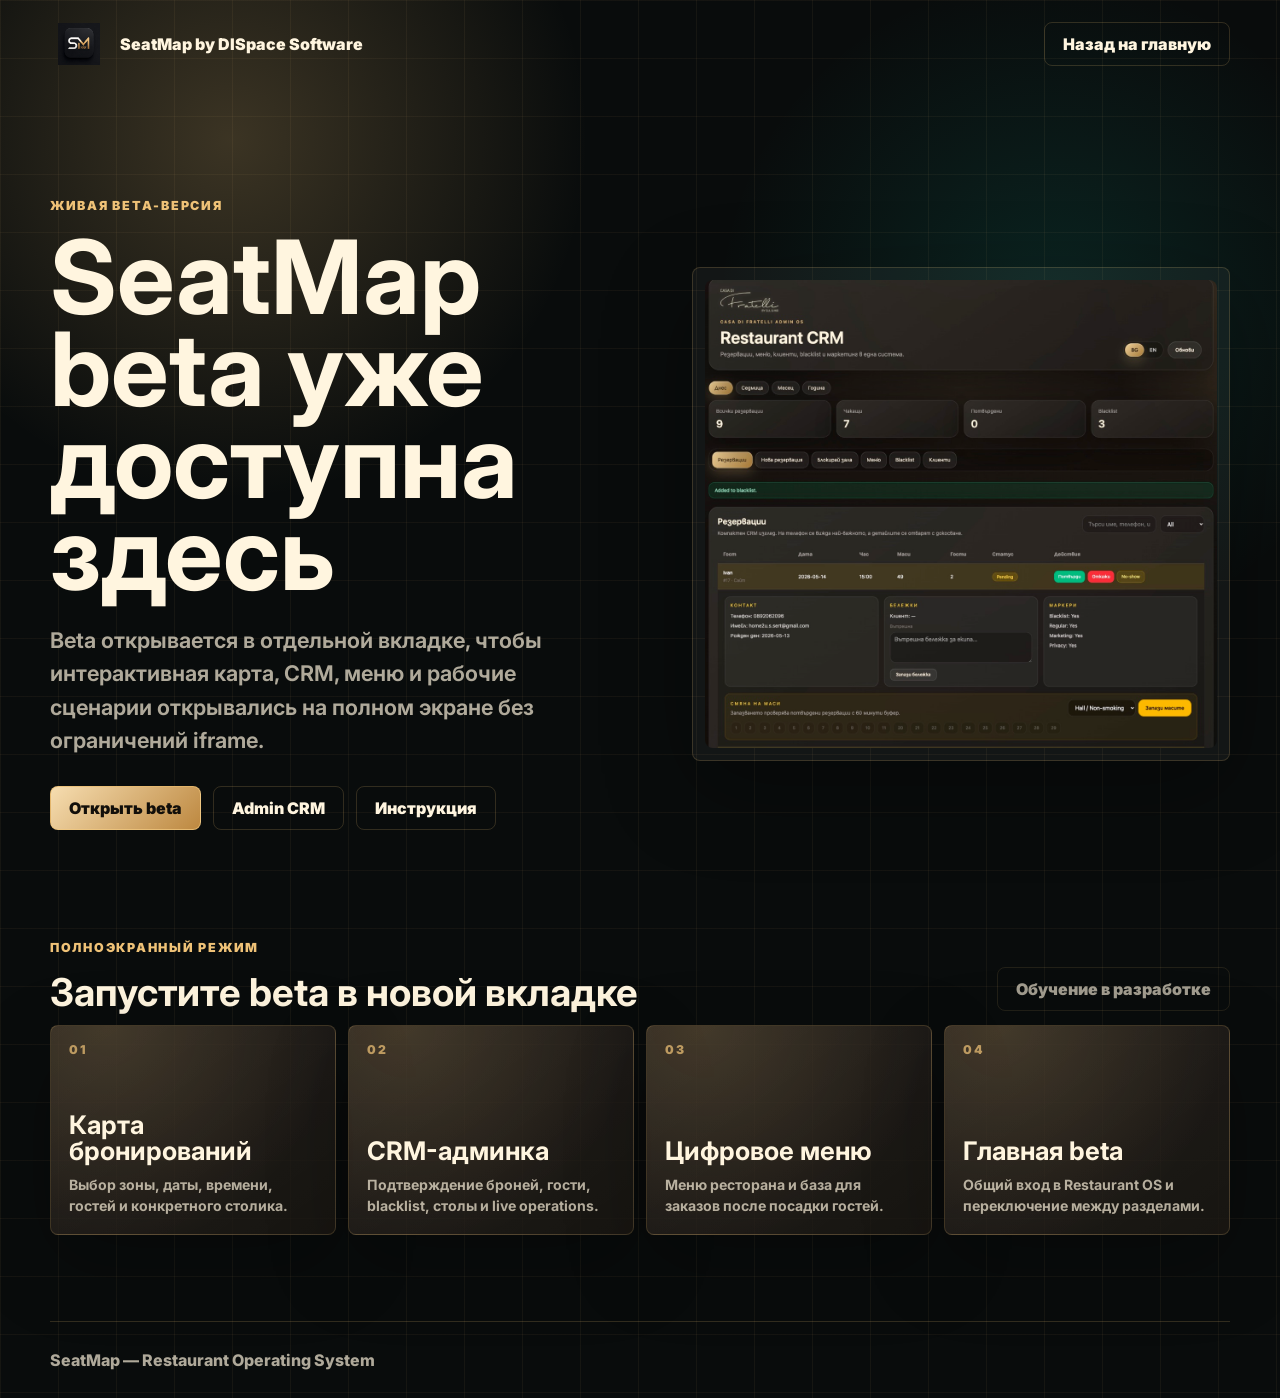
<file: seatmap-beta.html>
<!doctype html>
<html lang="ru">
  <head>
    <meta charset="UTF-8" />
    <meta name="viewport" content="width=device-width, initial-scale=1.0" />
    <meta name="robots" content="index, follow, max-image-preview:large" />
    <meta
      name="description"
      content="Try SeatMap beta by DISpace Software: Restaurant OS with interactive table reservations, hospitality CRM, digital menu and restaurant management workflows."
    />
    <meta
      name="keywords"
      content="SeatMap beta, SeatMap demo, restaurant reservation system, restaurant SaaS, hospitality CRM, Restaurant OS, система бронирования ресторанов, SaaS для ресторанов, CRM ресторан"
    />
    <link rel="canonical" href="https://dispacesoft.com/seatmap-beta.html" />
    <link rel="alternate" hreflang="ru" href="https://dispacesoft.com/seatmap-beta.html" />
    <link rel="alternate" hreflang="en" href="https://dispacesoft.com/seatmap-beta.html" />
    <link rel="alternate" hreflang="bg" href="https://dispacesoft.com/seatmap-beta.html" />
    <meta property="og:type" content="website" />
    <meta property="og:site_name" content="DISpace Software" />
    <meta property="og:title" content="SeatMap Beta | Restaurant OS by DISpace Software" />
    <meta property="og:description" content="Open the live SeatMap beta: interactive restaurant map, reservations, CRM, digital menu and guided product walkthrough." />
    <meta property="og:url" content="https://dispacesoft.com/seatmap-beta.html" />
    <meta property="og:image" content="https://dispacesoft.com/assets/seatmap/seatmap-crm-screen.jpg" />
    <meta name="twitter:card" content="summary_large_image" />
    <meta name="twitter:title" content="SeatMap Beta | Restaurant OS" />
    <meta name="twitter:description" content="Interactive restaurant reservations, hospitality CRM, digital menu and table map by DISpace Software." />
    <meta name="twitter:image" content="https://dispacesoft.com/assets/seatmap/seatmap-crm-screen.jpg" />
    <title>SeatMap Beta | Restaurant OS, Hospitality CRM & Reservation SaaS</title>
    <link rel="preconnect" href="https://fonts.googleapis.com" />
    <link rel="preconnect" href="https://fonts.gstatic.com" crossorigin />
    <link
      href="https://fonts.googleapis.com/css2?family=Inter:wght@400;600;700;800;900&display=swap"
      rel="stylesheet"
    />
    <link rel="stylesheet" href="product-pages.css" />
    <script type="application/ld+json">
      {
        "@context": "https://schema.org",
        "@type": "SoftwareApplication",
        "name": "SeatMap Beta",
        "applicationCategory": "BusinessApplication",
        "operatingSystem": "Web",
        "url": "https://dispacesoft.com/seatmap-beta.html",
        "creator": {
          "@type": "Organization",
          "name": "DISpace Software",
          "url": "https://dispacesoft.com/"
        },
        "description": "SeatMap beta is a restaurant operating system demo for interactive table reservations, hospitality CRM, digital menu and restaurant management.",
        "offers": {
          "@type": "Offer",
          "price": "0",
          "priceCurrency": "EUR",
          "availability": "https://schema.org/InStock"
        }
      }
    </script>
  </head>
  <body>
    <header class="product-header">
      <a class="brand" href="index.html#seatmap">
        <img src="assets/seatmap/seatmap-logo-icon.jpg" alt="" />
        <span>SeatMap by DISpace Software</span>
      </a>
      <a class="back-link" href="index.html#seatmap">Назад на главную</a>
    </header>

    <main class="product-main">
      <section class="hero-page">
        <div>
          <p class="eyebrow">Живая beta-версия</p>
          <h1>SeatMap beta уже доступна здесь</h1>
          <p class="lead">
            Beta открывается в отдельной вкладке, чтобы интерактивная карта, CRM,
            меню и рабочие сценарии открывались на полном экране без ограничений iframe.
          </p>
          <div class="beta-actions">
            <a class="button" href="seatmap-app/index.html?route=reservation" target="_blank" rel="noopener">Открыть beta</a>
            <a class="back-link" href="seatmap-app/index.html?route=admin" target="_blank" rel="noopener">Admin CRM</a>
            <a class="back-link" href="seatmap-guide.html">Инструкция</a>
          </div>
        </div>
        <div class="hero-art">
          <img src="assets/seatmap/seatmap-crm-screen.jpg" alt="SeatMap CRM preview" />
        </div>
      </section>

      <section class="beta-shell" id="seatmap-live" aria-label="SeatMap beta application">
        <div class="beta-shell-bar">
          <div>
            <p class="eyebrow">Полноэкранный режим</p>
            <h2>Запустите beta в новой вкладке</h2>
          </div>
          <span class="back-link beta-disabled" aria-disabled="true">Обучение в разработке</span>
        </div>
        <div class="beta-launch-grid" aria-label="SeatMap beta sections">
          <a href="seatmap-app/index.html?route=reservation" target="_blank" rel="noopener">
            <span>01</span>
            <strong>Карта бронирований</strong>
            <small>Выбор зоны, даты, времени, гостей и конкретного столика.</small>
          </a>
          <a href="seatmap-app/index.html?route=admin" target="_blank" rel="noopener">
            <span>02</span>
            <strong>CRM-админка</strong>
            <small>Подтверждение броней, гости, blacklist, столы и live operations.</small>
          </a>
          <a href="seatmap-app/index.html?route=menu" target="_blank" rel="noopener">
            <span>03</span>
            <strong>Цифровое меню</strong>
            <small>Меню ресторана и база для заказов после посадки гостей.</small>
          </a>
          <a href="seatmap-app/index.html?route=home" target="_blank" rel="noopener">
            <span>04</span>
            <strong>Главная beta</strong>
            <small>Общий вход в Restaurant OS и переключение между разделами.</small>
          </a>
        </div>
      </section>
    </main>

    <footer class="product-footer">SeatMap — Restaurant Operating System</footer>
  </body>
</html>
</file>
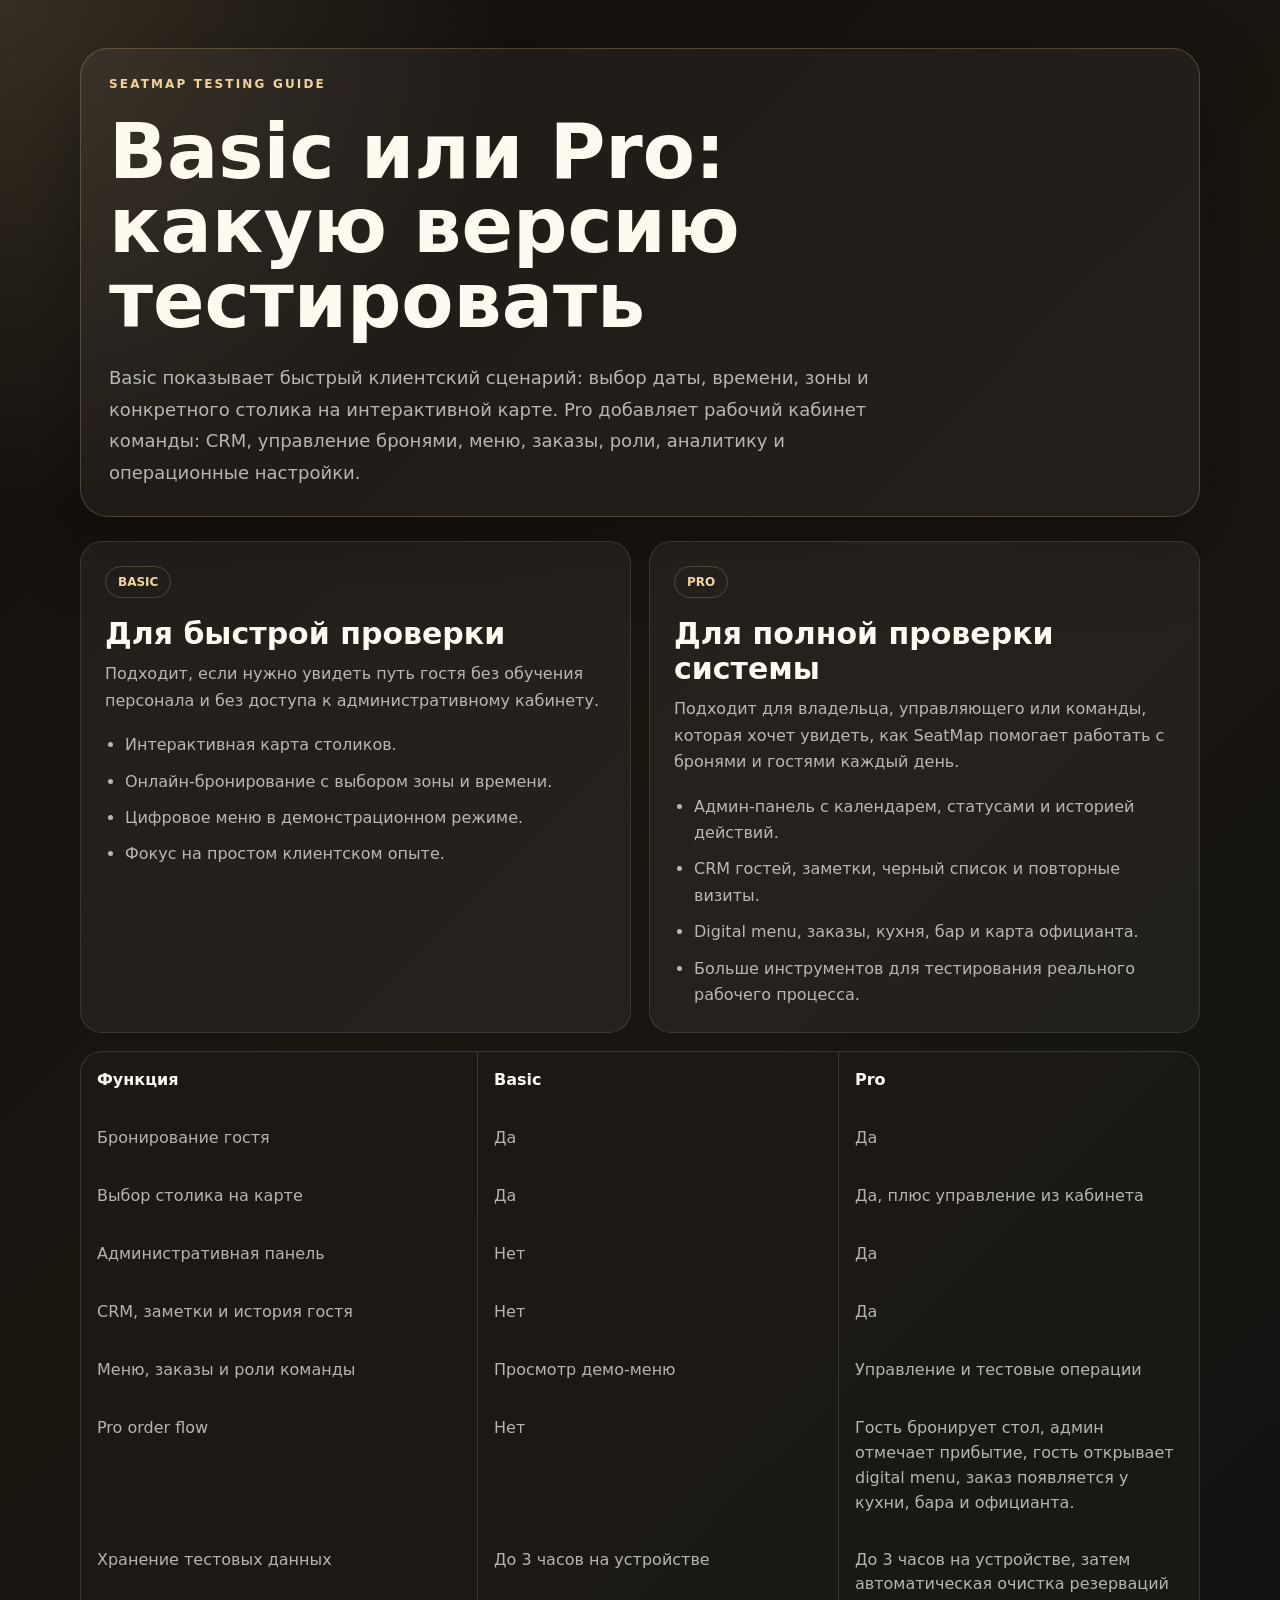
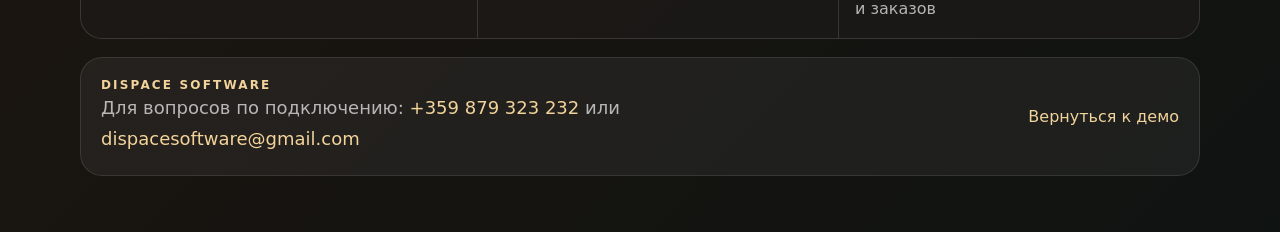
<file: seatmap-app/seatmap-guide.html>
<!doctype html>
<html lang="ru">
  <head>
    <meta charset="UTF-8" />
    <meta name="viewport" content="width=device-width, initial-scale=1.0" />
    <title>SeatMap Basic / Pro Guide</title>
    <style>
      :root {
        color-scheme: dark;
        --bg: #120f0c;
        --panel: rgba(255, 255, 255, 0.055);
        --line: rgba(242, 211, 154, 0.22);
        --gold: #f2d39a;
        --muted: rgba(255, 255, 255, 0.68);
        --soft: rgba(255, 255, 255, 0.1);
      }

      * {
        box-sizing: border-box;
      }

      body {
        margin: 0;
        min-height: 100vh;
        background:
          radial-gradient(circle at top left, rgba(242, 211, 154, 0.16), transparent 32rem),
          linear-gradient(135deg, #120f0c 0%, #1b1510 48%, #0f1311 100%);
        color: #fffaf0;
        font-family:
          Inter, ui-sans-serif, system-ui, -apple-system, BlinkMacSystemFont, "Segoe UI",
          sans-serif;
      }

      main {
        width: min(1120px, calc(100% - 32px));
        margin: 0 auto;
        padding: 48px 0 56px;
      }

      .hero {
        display: grid;
        gap: 24px;
        padding: 28px;
        border: 1px solid var(--line);
        border-radius: 28px;
        background: rgba(255, 255, 255, 0.045);
        box-shadow: 0 28px 80px rgba(0, 0, 0, 0.28);
      }

      .kicker {
        margin: 0;
        color: var(--gold);
        font-size: 12px;
        font-weight: 800;
        letter-spacing: 0.18em;
        text-transform: uppercase;
      }

      h1,
      h2,
      h3,
      p {
        margin-top: 0;
      }

      h1 {
        margin-bottom: 0;
        max-width: 820px;
        font-size: clamp(36px, 7vw, 76px);
        line-height: 0.98;
        letter-spacing: 0;
      }

      .lead {
        max-width: 760px;
        margin-bottom: 0;
        color: var(--muted);
        font-size: 18px;
        line-height: 1.75;
      }

      .grid {
        display: grid;
        grid-template-columns: repeat(2, minmax(0, 1fr));
        gap: 18px;
        margin-top: 24px;
      }

      .card,
      .table,
      .contact {
        border: 1px solid var(--soft);
        border-radius: 22px;
        background: var(--panel);
      }

      .card {
        padding: 24px;
      }

      .badge {
        display: inline-flex;
        align-items: center;
        min-height: 32px;
        padding: 0 12px;
        border: 1px solid var(--line);
        border-radius: 999px;
        color: var(--gold);
        font-size: 12px;
        font-weight: 800;
        text-transform: uppercase;
      }

      .card h2 {
        margin: 18px 0 10px;
        font-size: 30px;
      }

      .card p,
      li {
        color: var(--muted);
        line-height: 1.65;
      }

      ul {
        display: grid;
        gap: 10px;
        margin: 18px 0 0;
        padding-left: 20px;
      }

      .table {
        margin-top: 18px;
        overflow: hidden;
      }

      .row {
        display: grid;
        grid-template-columns: 1.1fr 1fr 1fr;
        gap: 1px;
        background: var(--soft);
      }

      .row > div {
        min-height: 58px;
        padding: 16px;
        background: rgba(18, 15, 12, 0.76);
        color: var(--muted);
        line-height: 1.55;
      }

      .row.head > div {
        color: #fffaf0;
        font-weight: 800;
      }

      .contact {
        display: flex;
        flex-wrap: wrap;
        gap: 14px;
        align-items: center;
        justify-content: space-between;
        margin-top: 18px;
        padding: 20px;
      }

      a {
        color: var(--gold);
        text-decoration: none;
      }

      a:hover {
        text-decoration: underline;
      }

      @media (max-width: 760px) {
        main {
          width: min(100% - 22px, 1120px);
          padding-top: 24px;
        }

        .hero,
        .card {
          padding: 20px;
        }

        .grid,
        .row {
          grid-template-columns: 1fr;
        }
      }
    </style>
  </head>
  <body>
    <main>
      <section class="hero">
        <p class="kicker">SeatMap testing guide</p>
        <h1>Basic или Pro: какую версию тестировать</h1>
        <p class="lead">
          Basic показывает быстрый клиентский сценарий: выбор даты, времени, зоны и конкретного
          столика на интерактивной карте. Pro добавляет рабочий кабинет команды: CRM, управление
          бронями, меню, заказы, роли, аналитику и операционные настройки.
        </p>
      </section>

      <section class="grid" aria-label="SeatMap versions">
        <article class="card">
          <span class="badge">Basic</span>
          <h2>Для быстрой проверки</h2>
          <p>
            Подходит, если нужно увидеть путь гостя без обучения персонала и без доступа к
            административному кабинету.
          </p>
          <ul>
            <li>Интерактивная карта столиков.</li>
            <li>Онлайн-бронирование с выбором зоны и времени.</li>
            <li>Цифровое меню в демонстрационном режиме.</li>
            <li>Фокус на простом клиентском опыте.</li>
          </ul>
        </article>

        <article class="card">
          <span class="badge">Pro</span>
          <h2>Для полной проверки системы</h2>
          <p>
            Подходит для владельца, управляющего или команды, которая хочет увидеть, как SeatMap
            помогает работать с бронями и гостями каждый день.
          </p>
          <ul>
            <li>Админ-панель с календарем, статусами и историей действий.</li>
            <li>CRM гостей, заметки, черный список и повторные визиты.</li>
            <li>Digital menu, заказы, кухня, бар и карта официанта.</li>
            <li>Больше инструментов для тестирования реального рабочего процесса.</li>
          </ul>
        </article>
      </section>

      <section class="table" aria-label="Comparison table">
        <div class="row head">
          <div>Функция</div>
          <div>Basic</div>
          <div>Pro</div>
        </div>
        <div class="row">
          <div>Бронирование гостя</div>
          <div>Да</div>
          <div>Да</div>
        </div>
        <div class="row">
          <div>Выбор столика на карте</div>
          <div>Да</div>
          <div>Да, плюс управление из кабинета</div>
        </div>
        <div class="row">
          <div>Административная панель</div>
          <div>Нет</div>
          <div>Да</div>
        </div>
        <div class="row">
          <div>CRM, заметки и история гостя</div>
          <div>Нет</div>
          <div>Да</div>
        </div>
        <div class="row">
          <div>Меню, заказы и роли команды</div>
          <div>Просмотр демо-меню</div>
          <div>Управление и тестовые операции</div>
        </div>
        <div class="row">
          <div>Pro order flow</div>
          <div>Нет</div>
          <div>Гость бронирует стол, админ отмечает прибытие, гость открывает digital menu, заказ появляется у кухни, бара и официанта.</div>
        </div>
        <div class="row">
          <div>Хранение тестовых данных</div>
          <div>До 3 часов на устройстве</div>
          <div>До 3 часов на устройстве, затем автоматическая очистка резерваций и заказов</div>
        </div>
      </section>

      <section class="contact">
        <div>
          <p class="kicker">DISpace Software</p>
          <p class="lead">
            Для вопросов по подключению: <a href="tel:+359879323232">+359 879 323 232</a>
            или <a href="mailto:dispacesoftware@gmail.com">dispacesoftware@gmail.com</a>
          </p>
        </div>
        <a href="./index.html">Вернуться к демо</a>
      </section>
    </main>
  </body>
</html>
</file>
<file: product-pages.css>
:root {
  --ink: #090c0c;
  --cream: #fff5df;
  --gold: #efc277;
  --muted: rgba(255, 245, 223, 0.68);
  --line: rgba(239, 194, 119, 0.18);
}

* {
  box-sizing: border-box;
}

body {
  margin: 0;
  min-width: 320px;
  font-family: Inter, system-ui, -apple-system, BlinkMacSystemFont, "Segoe UI", sans-serif;
  color: var(--cream);
  background:
    linear-gradient(90deg, rgba(239, 194, 119, 0.06) 1px, transparent 1px) 0 0 / 58px 58px,
    linear-gradient(rgba(239, 194, 119, 0.05) 1px, transparent 1px) 0 0 / 58px 58px,
    radial-gradient(circle at 18% 10%, rgba(239, 194, 119, 0.22), transparent 28vw),
    radial-gradient(circle at 82% 22%, rgba(25, 216, 189, 0.12), transparent 26vw),
    #090c0c;
  overflow-x: hidden;
}

img {
  max-width: 100%;
}

a {
  color: inherit;
  text-decoration: none;
}

.product-header,
.product-main,
.product-footer {
  width: min(1180px, calc(100% - 36px));
  margin-inline: auto;
}

.product-header {
  display: flex;
  align-items: center;
  justify-content: space-between;
  gap: 18px;
  padding: 22px 0;
}

.brand {
  display: flex;
  align-items: center;
  gap: 12px;
  font-weight: 900;
}

.brand img {
  width: 58px;
  height: 42px;
  border-radius: 8px;
  object-fit: contain;
  filter: brightness(1.05);
}

.back-link,
.button {
  display: inline-flex;
  min-height: 44px;
  align-items: center;
  justify-content: center;
  border: 1px solid var(--line);
  border-radius: 8px;
  padding: 0 18px;
  font-weight: 900;
}

.button {
  border-color: rgba(239, 194, 119, 0.72);
  color: #120f0a;
  background: linear-gradient(135deg, #f6ddb0, #bd8840);
}

.hero-page {
  display: grid;
  grid-template-columns: minmax(0, 0.82fr) minmax(320px, 0.78fr);
  gap: clamp(28px, 6vw, 82px);
  align-items: center;
  padding: clamp(54px, 9vw, 110px) 0;
}

.eyebrow {
  margin: 0 0 18px;
  color: var(--gold);
  font-size: 0.78rem;
  font-weight: 900;
  letter-spacing: 0.14em;
  text-transform: uppercase;
}

h1 {
  margin: 0;
  font-size: clamp(3rem, 8vw, 8rem);
  line-height: 0.9;
  letter-spacing: 0;
}

.lead {
  max-width: 740px;
  margin: 24px 0 0;
  color: var(--muted);
  font-size: clamp(1rem, 1.8vw, 1.35rem);
  line-height: 1.55;
  font-weight: 650;
}

.hero-art,
.panel,
.guide-card {
  border: 1px solid var(--line);
  border-radius: 8px;
  background: rgba(255, 255, 255, 0.045);
  box-shadow: 0 28px 90px rgba(0, 0, 0, 0.32);
}

.hero-art {
  padding: 12px;
}

.hero-art img {
  display: block;
  width: 100%;
  border-radius: 8px;
}

.guide-proof {
  display: grid;
  grid-template-columns: minmax(0, 1fr) minmax(280px, 0.48fr);
  gap: 18px;
  align-items: stretch;
  margin-bottom: 22px;
  padding: clamp(20px, 4vw, 34px);
  border: 1px solid var(--line);
  border-radius: 8px;
  background:
    radial-gradient(circle at 18% 10%, rgba(239, 194, 119, 0.2), transparent 34%),
    radial-gradient(circle at 94% 20%, rgba(25, 216, 189, 0.12), transparent 32%),
    rgba(255, 255, 255, 0.045);
  box-shadow: 0 28px 90px rgba(0, 0, 0, 0.32);
}

.guide-proof h2 {
  margin: 0;
  font-size: clamp(2rem, 4.5vw, 4.8rem);
  line-height: 0.94;
}

.guide-proof p {
  max-width: 780px;
  margin: 20px 0 0;
  color: var(--muted);
  font-size: 1.02rem;
  font-weight: 650;
  line-height: 1.65;
}

.guide-proof a {
  display: inline-flex;
  min-height: 46px;
  align-items: center;
  justify-content: center;
  margin-top: 24px;
  padding: 0 18px;
  border: 1px solid rgba(239, 194, 119, 0.5);
  border-radius: 999px;
  color: var(--cream);
  font-size: 0.88rem;
  font-weight: 900;
  transition: transform 180ms ease, background 180ms ease;
}

.guide-proof a:hover {
  transform: translateY(-2px);
  background: rgba(239, 194, 119, 0.12);
}

.guide-proof-card {
  display: grid;
  gap: 16px;
  align-content: center;
}

.guide-proof-card img {
  display: block;
  width: 100%;
  padding: 18px;
  border: 1px solid rgba(239, 194, 119, 0.18);
  border-radius: 8px;
  background: rgba(0, 0, 0, 0.22);
}

.award-showcase {
  display: grid;
  justify-items: center;
  min-height: 230px;
  padding: 18px;
  border: 1px solid rgba(239, 194, 119, 0.28);
  border-radius: 8px;
  background:
    radial-gradient(circle at 50% 0, rgba(239, 194, 119, 0.2), transparent 58%),
    linear-gradient(145deg, rgba(239, 194, 119, 0.14), rgba(255, 255, 255, 0.03)),
    rgba(0, 0, 0, 0.22);
}

.award-showcase img {
  width: min(210px, 82%);
  padding: 0;
  border: 0;
  background: transparent;
  filter:
    drop-shadow(0 22px 32px rgba(0, 0, 0, 0.34))
    drop-shadow(0 0 22px rgba(239, 194, 119, 0.16));
}

.award-showcase span {
  margin-top: 14px;
  color: var(--gold);
  font-size: 0.72rem;
  font-weight: 900;
  letter-spacing: 0.14em;
  text-align: center;
  text-transform: uppercase;
}

.award-showcase strong {
  display: block;
  margin-top: 10px;
  font-size: clamp(1.25rem, 2vw, 2rem);
  line-height: 1;
  text-align: center;
}

.panel {
  display: grid;
  gap: 14px;
  margin: 24px 0 0;
  padding: 16px;
}

.panel input,
.panel textarea,
.panel select {
  width: 100%;
  border: 1px solid var(--line);
  border-radius: 8px;
  padding: 14px 16px;
  color: var(--cream);
  background: rgba(0, 0, 0, 0.32);
  font: inherit;
}

.panel textarea {
  resize: vertical;
}

.beta-actions {
  display: flex;
  flex-wrap: wrap;
  gap: 12px;
  margin-top: 28px;
}

.beta-actions button {
  cursor: pointer;
}

.beta-disabled {
  opacity: 0.62;
  cursor: not-allowed;
  pointer-events: none;
}

.beta-shell {
  padding-bottom: 86px;
}

.beta-shell-bar {
  display: flex;
  align-items: end;
  justify-content: space-between;
  gap: 18px;
  margin-bottom: 14px;
}

.beta-route-tabs {
  display: grid;
  grid-template-columns: repeat(4, minmax(0, 1fr));
  gap: 8px;
  margin: 0 0 14px;
}

.beta-route-tabs button {
  min-height: 46px;
  border: 1px solid rgba(239, 194, 119, 0.2);
  border-radius: 8px;
  color: var(--cream);
  background: rgba(255, 255, 255, 0.055);
  cursor: pointer;
  font: inherit;
  font-size: 0.82rem;
  font-weight: 900;
  transition: transform 0.2s ease, border-color 0.2s ease, background 0.2s ease;
}

.beta-route-tabs button:hover {
  border-color: rgba(239, 194, 119, 0.72);
  color: #120f0a;
  background: linear-gradient(135deg, #f6ddb0, #bd8840);
  transform: translateY(-1px);
}

.beta-launch-grid {
  display: grid;
  grid-template-columns: repeat(4, minmax(0, 1fr));
  gap: 12px;
}

.beta-launch-grid a {
  position: relative;
  display: grid;
  min-height: 210px;
  align-content: end;
  border: 1px solid rgba(239, 194, 119, 0.18);
  border-radius: 8px;
  padding: 18px;
  color: var(--cream);
  background:
    radial-gradient(circle at 20% 0%, rgba(239, 194, 119, 0.16), transparent 14rem),
    linear-gradient(145deg, rgba(255, 255, 255, 0.08), rgba(255, 255, 255, 0.03)),
    rgba(20, 15, 10, 0.78);
  overflow: hidden;
  box-shadow: 0 28px 80px rgba(0, 0, 0, 0.26);
  transition: transform 0.22s ease, border-color 0.22s ease, box-shadow 0.22s ease;
}

.beta-launch-grid a::before {
  position: absolute;
  inset: 0;
  content: "";
  background: linear-gradient(110deg, transparent, rgba(255, 246, 231, 0.16), transparent);
  opacity: 0;
  transform: translateX(-60%);
  transition: opacity 0.22s ease, transform 0.56s ease;
}

.beta-launch-grid a:hover {
  border-color: rgba(239, 194, 119, 0.58);
  transform: translateY(-4px);
  box-shadow: 0 34px 100px rgba(189, 136, 64, 0.18);
}

.beta-launch-grid a:hover::before {
  opacity: 1;
  transform: translateX(60%);
}

.beta-launch-grid span {
  position: absolute;
  top: 16px;
  left: 18px;
  color: rgba(239, 194, 119, 0.72);
  font-size: 0.76rem;
  font-weight: 900;
  letter-spacing: 0.18em;
}

.beta-launch-grid strong {
  position: relative;
  font-size: clamp(1.25rem, 2vw, 1.8rem);
  line-height: 1;
}

.beta-launch-grid small {
  position: relative;
  margin-top: 12px;
  color: var(--muted);
  font-size: 0.88rem;
  font-weight: 700;
  line-height: 1.45;
}

.beta-shell-bar h2 {
  margin: 0;
  font-size: clamp(1.8rem, 3vw, 3.4rem);
  line-height: 1;
}

.beta-frame {
  display: block;
  width: 100%;
  min-height: 840px;
  border: 1px solid var(--line);
  border-radius: 8px;
  background: #090c0c;
  box-shadow: 0 30px 90px rgba(0, 0, 0, 0.38);
}

.guide-grid {
  display: grid;
  grid-template-columns: repeat(2, minmax(0, 1fr));
  gap: 14px;
  padding-bottom: 80px;
}

.guide-card {
  display: flex;
  min-height: 520px;
  flex-direction: column;
  padding: 16px;
}

.guide-shot {
  display: grid;
  min-height: 180px;
  place-items: center;
  margin-bottom: 18px;
  border: 1px dashed rgba(239, 194, 119, 0.36);
  border-radius: 8px;
  color: rgba(255, 245, 223, 0.54);
  font-size: 0.78rem;
  font-weight: 900;
  letter-spacing: 0.12em;
  text-align: center;
  text-transform: uppercase;
}

.guide-card span {
  color: var(--gold);
  font-weight: 900;
}

.guide-card h2 {
  margin: 16px 0 0;
  font-size: clamp(1.4rem, 2.1vw, 2.1rem);
  line-height: 1;
}

.guide-card p {
  color: var(--muted);
  font-weight: 650;
  line-height: 1.5;
}

.guide-card ul {
  display: grid;
  gap: 9px;
  margin: 16px 0 0;
  padding: 0;
  color: rgba(255, 245, 223, 0.72);
  font-size: 0.94rem;
  font-weight: 650;
  line-height: 1.45;
  list-style: none;
}

.guide-card li {
  position: relative;
  padding-left: 18px;
}

.guide-card li::before {
  position: absolute;
  top: 0.62em;
  left: 0;
  width: 6px;
  height: 6px;
  border-radius: 50%;
  background: var(--gold);
  content: "";
}

.product-footer {
  padding: 28px 0;
  border-top: 1px solid var(--line);
  color: var(--muted);
  font-weight: 800;
}

@media (max-width: 900px) {
  .hero-page,
  .guide-proof,
  .guide-grid {
    grid-template-columns: 1fr;
  }

  .hero-page {
    padding-top: 36px;
  }

  .hero-art {
    max-width: 720px;
  }

  .guide-proof-card {
    grid-template-columns: 1fr 1fr;
  }

  .beta-shell-bar {
    align-items: start;
    flex-direction: column;
  }

  .beta-route-tabs {
    grid-template-columns: repeat(2, minmax(0, 1fr));
  }

  .beta-launch-grid {
    grid-template-columns: repeat(2, minmax(0, 1fr));
  }

  .beta-frame {
    min-height: 780px;
  }

  .guide-grid {
    grid-template-columns: repeat(2, minmax(0, 1fr));
  }
}

@media (max-width: 560px) {
  .product-header,
  .product-main,
  .product-footer {
    width: min(100% - 28px, 1180px);
  }

  .product-header {
    align-items: flex-start;
    flex-direction: column;
  }

  .brand {
    align-items: flex-start;
  }

  .brand img {
    width: 48px;
    height: 36px;
  }

  h1 {
    font-size: clamp(2.45rem, 15vw, 4.2rem);
  }

  .button,
  .back-link {
    width: 100%;
  }

  .beta-actions {
    gap: 10px;
  }

  .hero-art,
  .panel,
  .guide-card {
    box-shadow: 0 18px 48px rgba(0, 0, 0, 0.28);
  }

  .hero-page {
    gap: 28px;
    padding-top: 24px;
    padding-bottom: 54px;
  }

  .lead {
    font-size: 1rem;
    line-height: 1.45;
  }

  .panel {
    padding: 12px;
  }

  .hero-art {
    padding: 8px;
  }

  .beta-frame {
    min-height: 720px;
    border-radius: 8px;
  }

  .beta-route-tabs {
    grid-template-columns: 1fr;
  }

  .beta-launch-grid {
    grid-template-columns: 1fr;
  }

  .beta-launch-grid a {
    min-height: 170px;
  }

  .guide-grid {
    grid-template-columns: 1fr;
    padding-bottom: 54px;
  }

  .guide-proof {
    padding: 16px;
  }

  .guide-proof-card {
    grid-template-columns: 1fr;
  }

  .guide-card {
    min-height: auto;
  }

  .guide-shot {
    min-height: 150px;
  }
}
</file>
